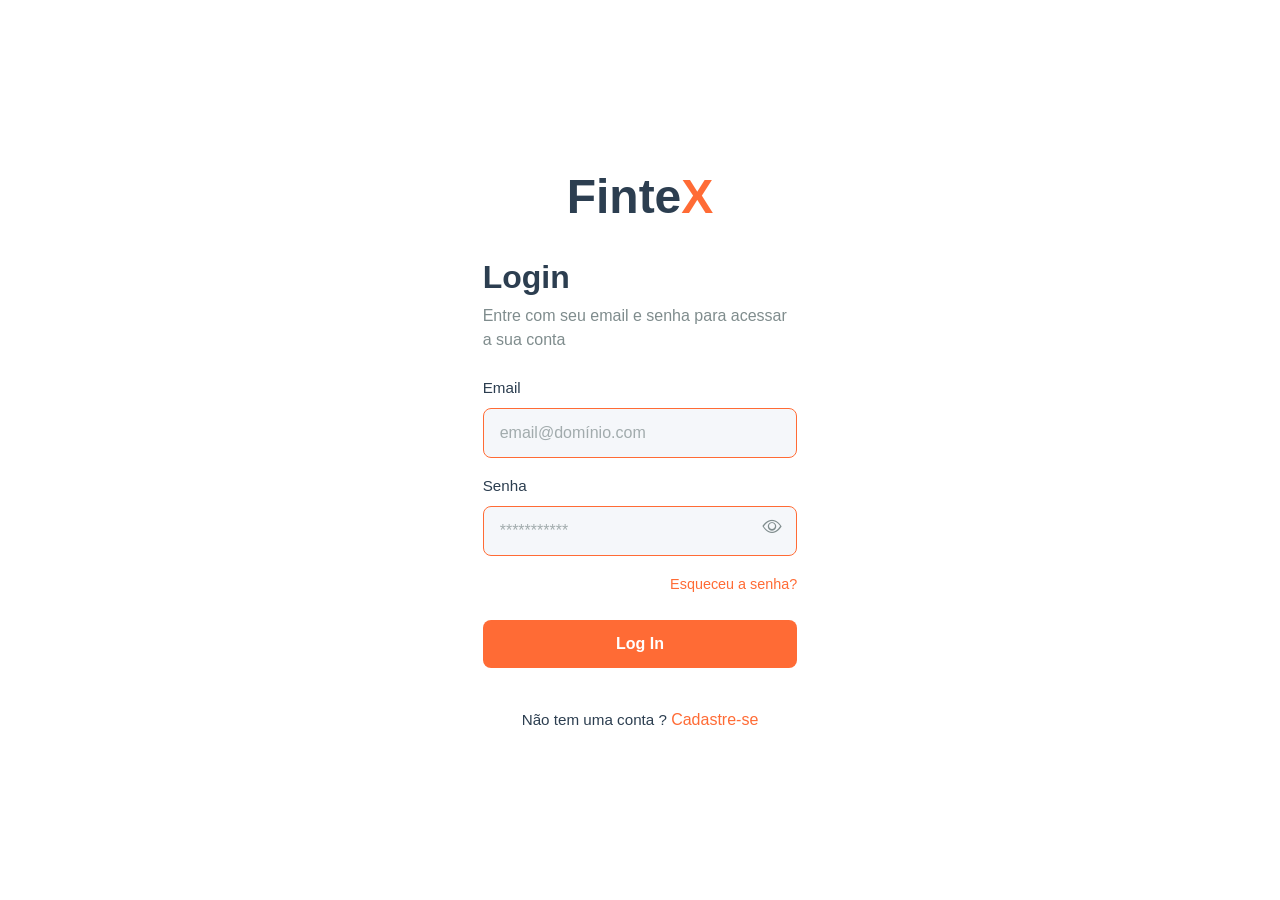
<file: index.html>
<!DOCTYPE html>
<html lang="pt-BR">
<head>
    <meta charset="UTF-8">
    <meta name="viewport" content="width=device-width, initial-scale=1.0">
    <title>FinteX - Login</title>
    <link href="https://cdn.jsdelivr.net/npm/bootstrap@5.3.0/dist/css/bootstrap.min.css" rel="stylesheet">
    <link rel="stylesheet" href="https://cdn.jsdelivr.net/npm/bootstrap-icons@1.11.0/font/bootstrap-icons.css">
    <link rel="stylesheet" href="styles.css">
</head>
<body>
    <div class="container-fluid min-vh-100 d-flex align-items-center justify-content-center">
        <div class="row w-100">
            <div class="col-12 col-md-8 col-lg-6 col-xl-4 mx-auto">
                <div class="container-login">
                    <div class="text-center mb-4">
                        <h1 class="logo">
                            <span class="logo-finte">Finte</span><span class="logo-x">X</span>
                        </h1>
                    </div>
                    
                    <div class="secao-login">
                        <h2 class="titulo-login">Login</h2>
                        <p class="descricao-login">Entre com seu email e senha para acessar a sua conta</p>
                        
                        <form>
                            <div class="mb-3">
                                <label for="email" class="form-label">Email</label>
                                <input 
                                    type="email" 
                                    class="form-control input-personalizado" 
                                    id="email" 
                                    placeholder="email@domínio.com"
                                >
                            </div>
                            
                            <div class="mb-3 posicao-relativa">
                                <label for="senha" class="form-label">Senha</label>
                                <input 
                                    type="password" 
                                    class="form-control input-personalizado" 
                                    id="senha" 
                                    placeholder="***********"
                                >
                                <i class="bi bi-eye alternar-senha" id="alternarSenha"></i>
                            </div>
                            
                            <div class="text-end mb-4">
                                <a href="#" class="link-esqueceu-senha">Esqueceu a senha?</a>
                            </div>
                            
                            <button type="submit" class="btn botao-login w-100 mb-4">
                                Log In
                            </button>
                        </form>
                        
                        <div class="text-center secao-cadastro">
                            <span class="texto-cadastro">Não tem uma conta ? </span>
                            <a href="#" class="link-cadastro">Cadastre-se</a>
                        </div>
                    </div>
                </div>
            </div>
        </div>
    </div>
</body>
</html>
</file>
<file: styles.css>
:root {
    --laranja-principal: #FF6B35;
    --cinza-escuro: #2C3E50;
    --cinza-claro: #7F8C8D;
    --fundo-input: #F5F7FA;
    --branco: #FFFFFF;
}

* {
    margin: 0;
    padding: 0;
    box-sizing: border-box;
}

body {
    font-family: -apple-system, BlinkMacSystemFont, 'Segoe UI', Roboto, 'Helvetica Neue', Arial, sans-serif;
    background-color: var(--branco);
    color: var(--cinza-escuro);
}

.container-login {
    padding: 2rem;
    max-width: 100%;
}

.logo {
    font-size: 2.5rem;
    font-weight: 700;
    margin-bottom: 0;
}

.logo-finte {
    color: var(--cinza-escuro);
}

.logo-x {
    color: var(--laranja-principal);
}

.secao-login {
    margin-top: 2rem;
}

.titulo-login {
    font-size: 1.75rem;
    font-weight: 700;
    color: var(--cinza-escuro);
    margin-bottom: 0.5rem;
}

.descricao-login {
    font-size: 0.95rem;
    color: var(--cinza-claro);
    margin-bottom: 1.5rem;
}

.form-label {
    font-weight: 500;
    color: var(--cinza-escuro);
    margin-bottom: 0.5rem;
    font-size: 0.95rem;
}

.input-personalizado {
    background-color: var(--fundo-input);
    border: 1px solid var(--laranja-principal);
    border-radius: 8px;
    padding: 0.75rem 1rem;
    font-size: 1rem;
    color: var(--cinza-escuro);
    transition: all 0.3s ease;
}

.input-personalizado:focus {
    background-color: var(--branco);
    border-color: var(--laranja-principal);
    box-shadow: 0 0 0 0.2rem rgba(255, 107, 53, 0.25);
    outline: none;
}

.input-personalizado::placeholder {
    color: var(--cinza-claro);
    opacity: 0.7;
}

.posicao-relativa {
    position: relative;
}

.alternar-senha {
    position: absolute;
    right: 1rem;
    top: 2.5rem;
    color: var(--cinza-claro);
    cursor: pointer;
    font-size: 1.2rem;
    transition: color 0.3s ease;
}

.alternar-senha:hover {
    color: var(--laranja-principal);
}

.link-esqueceu-senha {
    color: var(--laranja-principal);
    text-decoration: none;
    font-size: 0.9rem;
    font-weight: 500;
    transition: opacity 0.3s ease;
}

.link-esqueceu-senha:hover {
    opacity: 0.8;
    color: var(--laranja-principal);
}

.botao-login {
    background-color: var(--laranja-principal);
    border: none;
    border-radius: 8px;
    padding: 0.75rem;
    font-size: 1rem;
    font-weight: 600;
    color: var(--branco);
    transition: all 0.3s ease;
}

.botao-login:hover {
    background-color: #E55A2B;
    color: var(--branco);
    transform: translateY(-1px);
    box-shadow: 0 4px 8px rgba(255, 107, 53, 0.3);
}

.botao-login:active {
    transform: translateY(0);
}

.secao-cadastro {
    margin-top: 1rem;
}

.texto-cadastro {
    color: var(--cinza-escuro);
    font-size: 0.95rem;
}

.link-cadastro {
    color: var(--laranja-principal);
    text-decoration: none;
    font-weight: 500;
    transition: opacity 0.3s ease;
}

.link-cadastro:hover {
    opacity: 0.8;
    color: var(--laranja-principal);
}

@media (max-width: 768px) {
    .container-login {
        padding: 1.5rem;
    }
    
    .logo {
        font-size: 2rem;
    }
    
    .titulo-login {
        font-size: 1.5rem;
    }
    
    .descricao-login {
        font-size: 0.9rem;
    }
}

@media (max-width: 576px) {
    .container-login {
        padding: 1rem;
    }
    
    .logo {
        font-size: 1.75rem;
    }
    
    .titulo-login {
        font-size: 1.35rem;
    }
    
    .descricao-login {
        font-size: 0.85rem;
    }
    
    .input-personalizado {
        padding: 0.65rem 0.9rem;
        font-size: 0.95rem;
    }
    
    .botao-login {
        padding: 0.65rem;
        font-size: 0.95rem;
    }
    
    .alternar-senha {
        top: 2.3rem;
        font-size: 1.1rem;
    }
    
    .texto-cadastro,
    .link-cadastro {
        font-size: 0.9rem;
    }
}

@media (max-width: 375px) {
    .container-login {
        padding: 0.75rem;
    }
    
    .logo {
        font-size: 1.5rem;
    }
    
    .titulo-login {
        font-size: 1.25rem;
    }
    
    .descricao-login {
        font-size: 0.8rem;
    }
}

@media (min-width: 1200px) {
    .container-login {
        padding: 2.5rem;
    }
    
    .logo {
        font-size: 3rem;
    }
    
    .titulo-login {
        font-size: 2rem;
    }
    
    .descricao-login {
        font-size: 1rem;
    }
}
</file>
